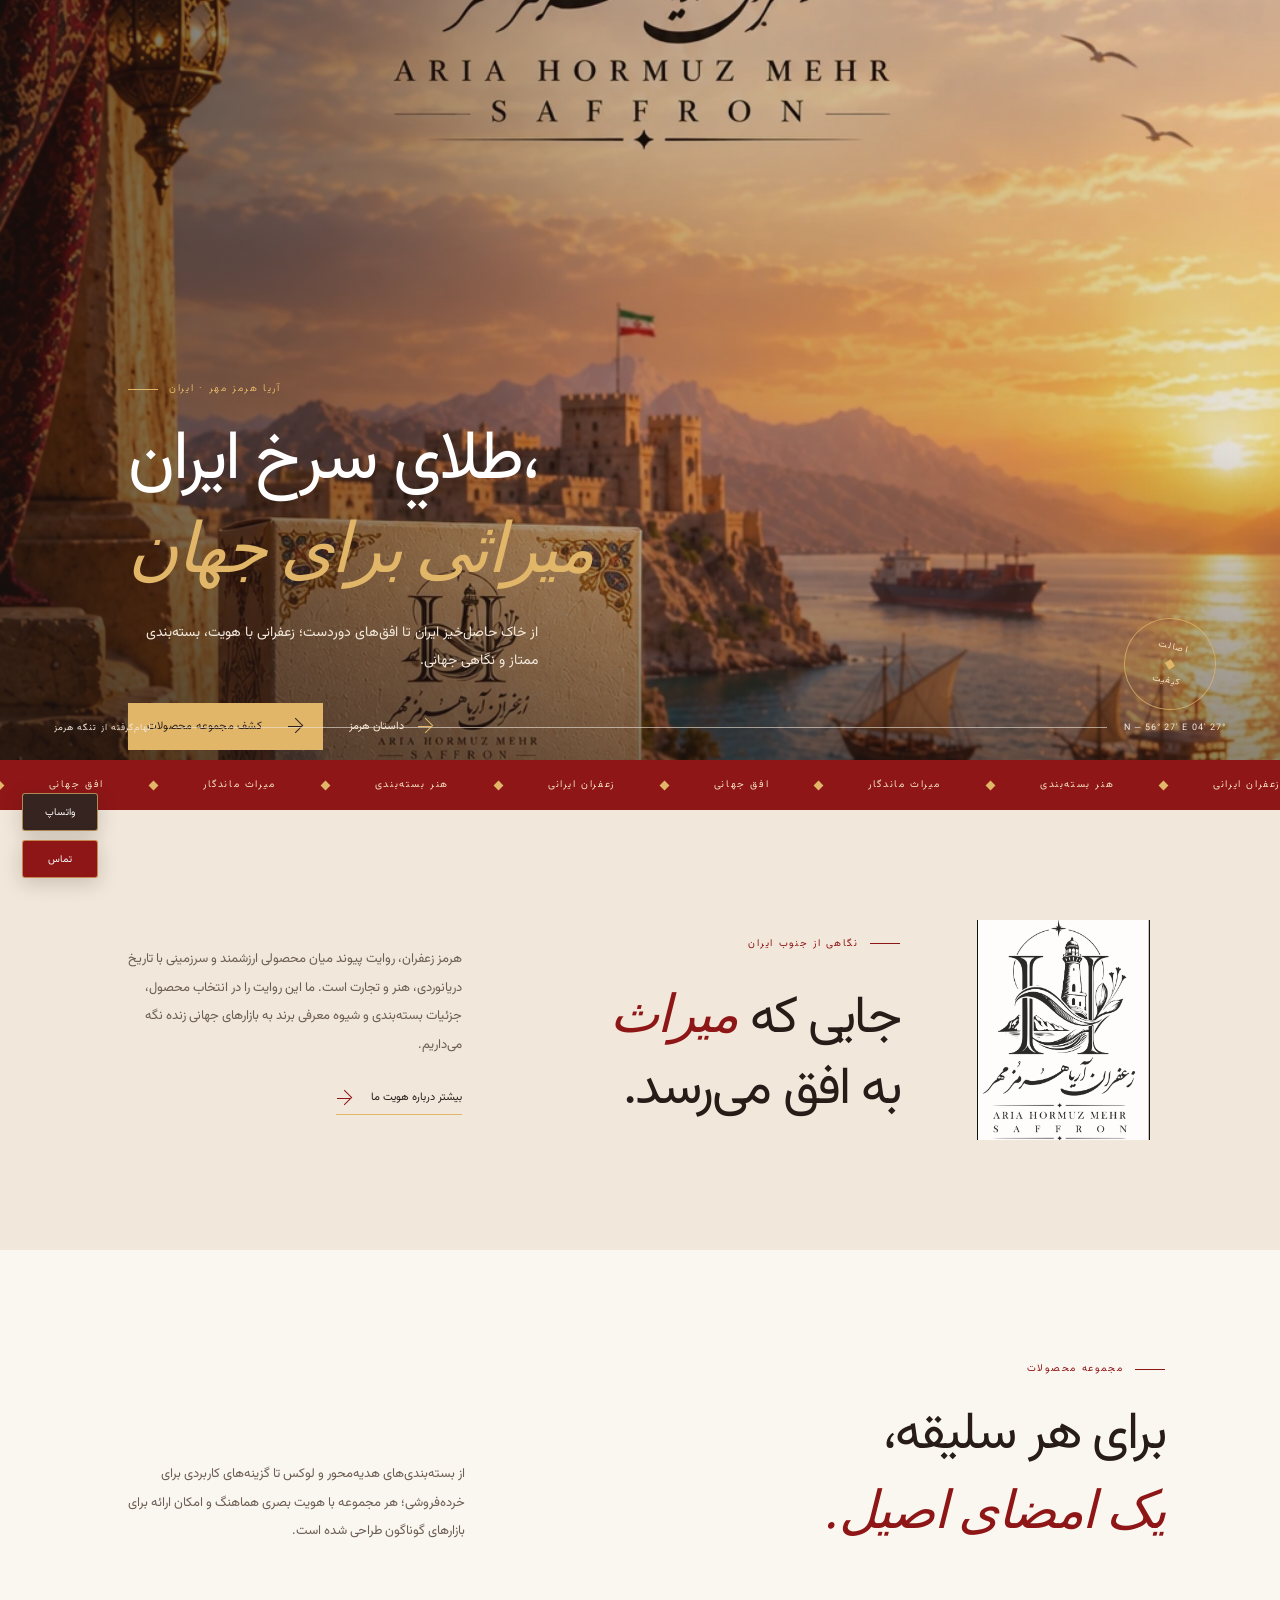
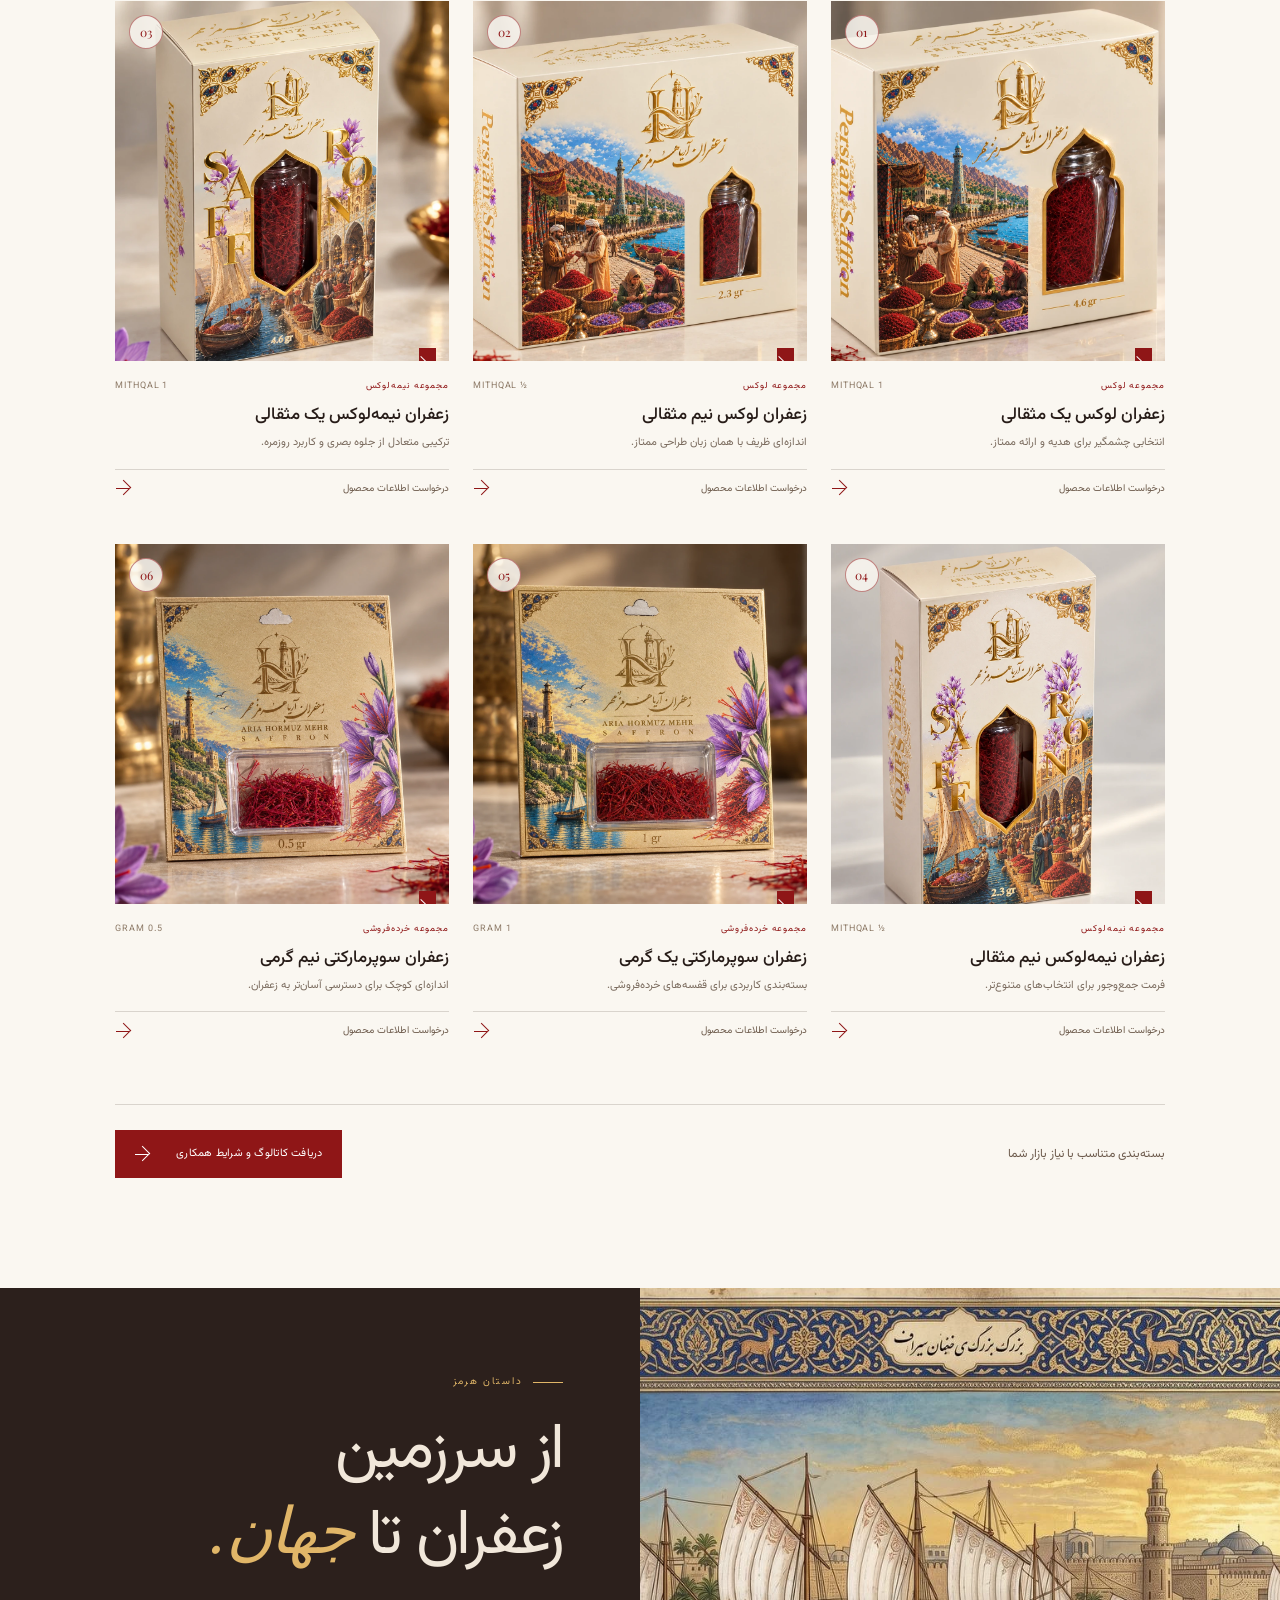
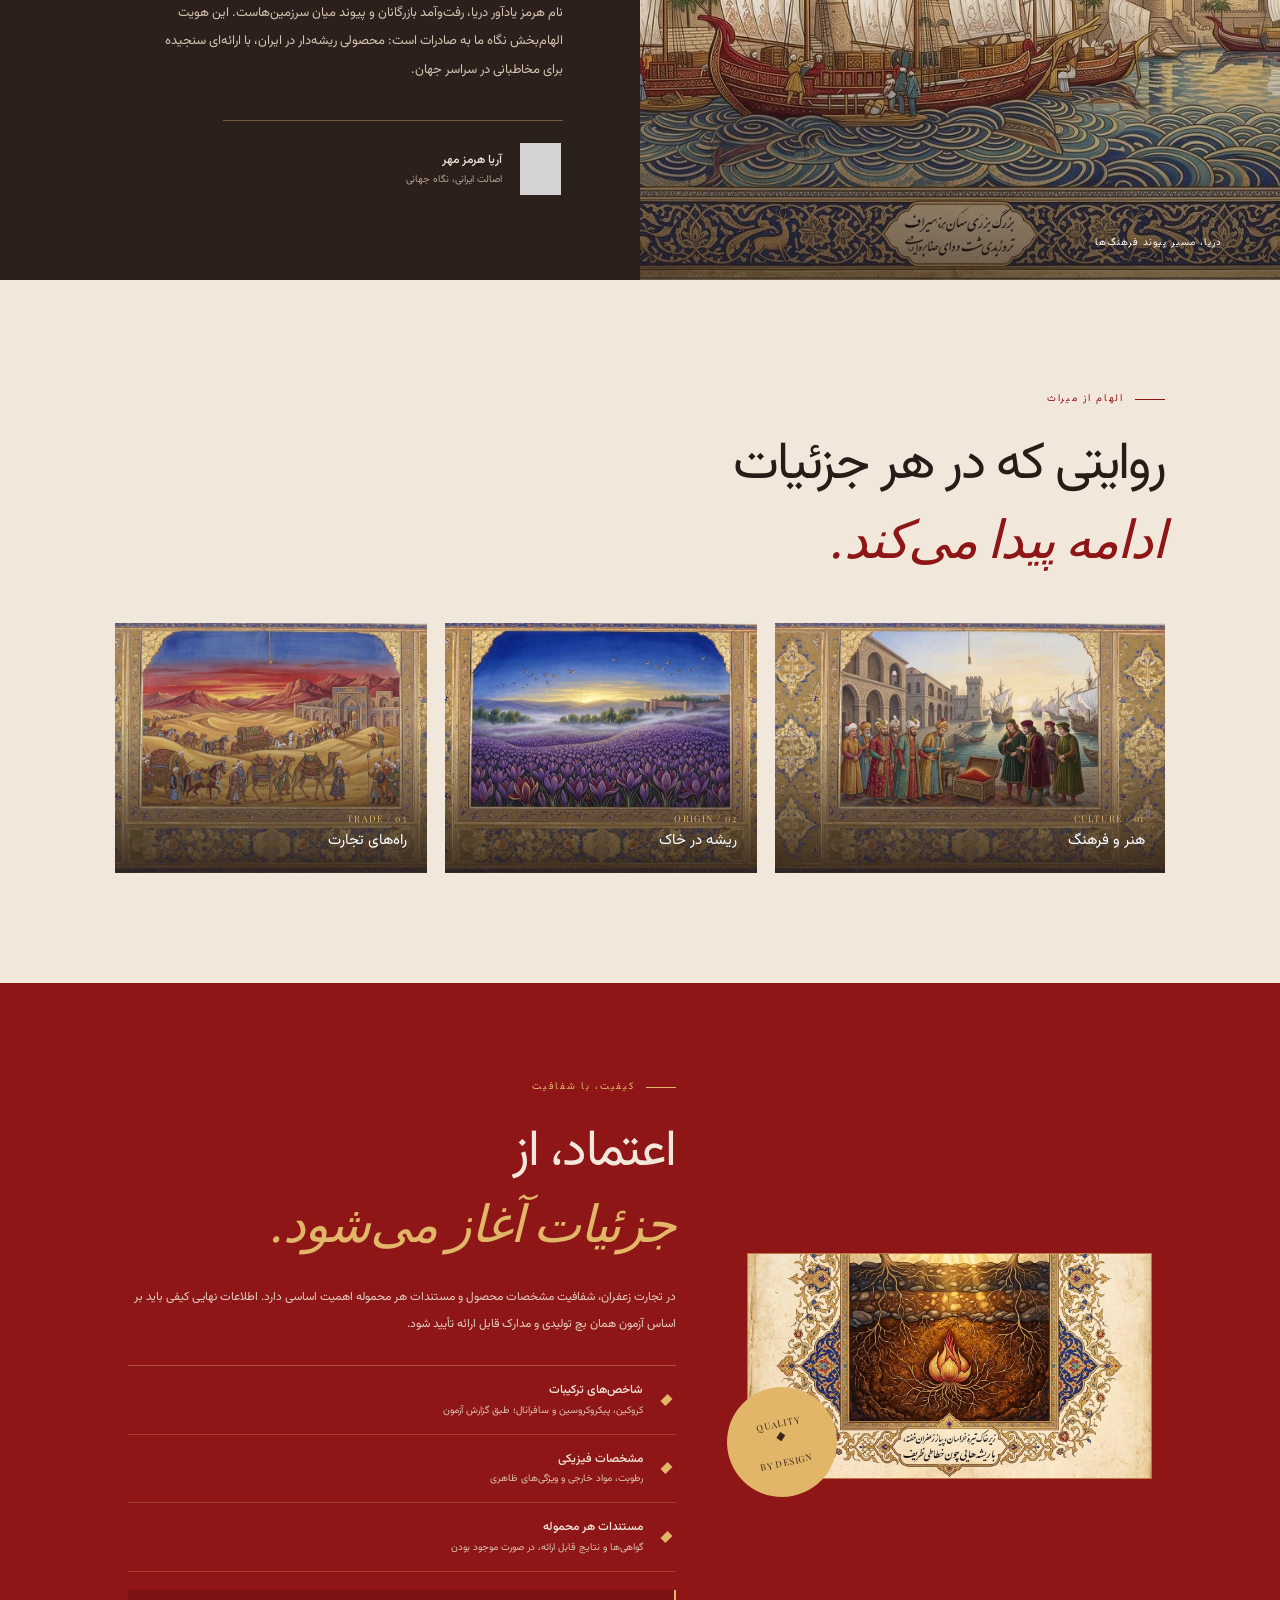
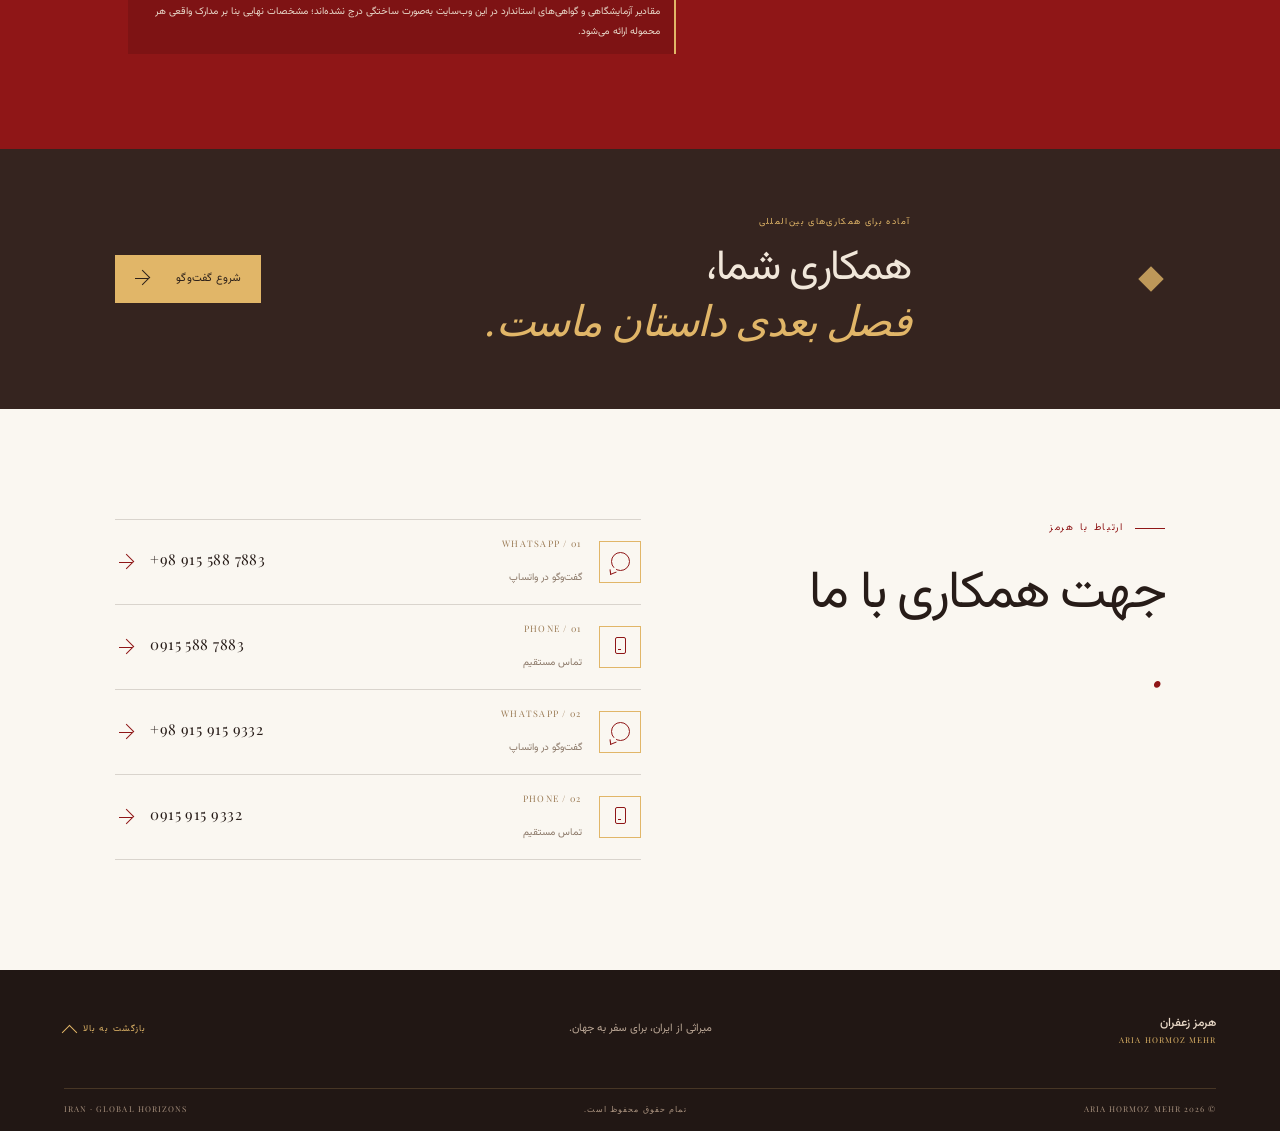
<file: index.html>
<!doctype html>
<html lang="fa" dir="rtl">
<head>
  <meta charset="utf-8">
  <meta name="viewport" content="width=device-width, initial-scale=1">
  <meta name="theme-color" content="#8f1617">
  <meta name="description" content="آریا هرمز مهر؛ زعفران ایرانی با بسته‌بندی ممتاز، روایت اصالت و نگاه صادراتی به بازارهای جهانی.">
  <meta property="og:title" content="هرمز زعفران | آریا هرمز مهر">
  <meta property="og:description" content="میراث سرزمین ایران، درخشش زعفران، افق‌های جهانی.">
  <meta property="og:image" content="assets/hero.webp">
  <title>هرمز زعفران | آریا هرمز مهر — اصالت ایرانی، افق جهانی</title>
  <link rel="preconnect" href="https://fonts.googleapis.com">
  <link rel="preconnect" href="https://fonts.gstatic.com" crossorigin>
  <link href="https://fonts.googleapis.com/css2?family=Vazirmatn:wght@300;400;500;600;700;800&family=Playfair+Display:wght@400;500;600;700&display=swap" rel="stylesheet">
  <link rel="stylesheet" href="styles.css">
</head>
<body>

  <main id="top">
    <section class="hero" aria-label="معرفی هرمز زعفران">
      <img class="hero-image" src="assets/hero.webp" alt="تصویری هنری از بندر هرمز، دریا و میراث ایرانی">
      <div class="hero-shade"></div>
      <div class="hero-content reveal">
        <div class="eyebrow"><span class="eyebrow-line"></span><span data-fa="آریا هرمز مهر · ایران" data-en="ARIA HORMOZ MEHR · IRAN">آریا هرمز مهر · ایران</span></div>
        <h1 data-fa="طلاي سرخ ایران،<br><em>میراثی برای جهان</em>" data-en="Iran’s red gold,<br><em>a heritage for the world</em>">طلای سرخ ایران،<br><em>میراثی برای جهان</em></h1>
        <p data-fa="از خاک حاصل‌خیز ایران تا افق‌های دوردست؛ زعفرانی با هویت، بسته‌بندی ممتاز و نگاهی جهانی." data-en="From Iran’s fertile lands to distant horizons: saffron with identity, considered packaging, and a global outlook.">از خاک حاصل‌خیز ایران تا افق‌های دوردست؛ زعفرانی با هویت، بسته‌بندی ممتاز و نگاهی جهانی.</p>
        <div class="hero-actions">
          <a class="btn btn-gold" href="#products"><span data-fa="کشف مجموعه محصولات" data-en="Discover the collection">کشف مجموعه محصولات</span><b class="arrow-mark" aria-hidden="true"></b></a>
          <a class="text-link" href="#story"><span data-fa="داستان هرمز" data-en="The Hormoz story">داستان هرمز</span><span class="arrow-mark" aria-hidden="true"></span></a>
        </div>
      </div>
      <div class="hero-bottom"><span>27° 04′ N — 56° 27′ E</span><span class="hero-bottom-line"></span><span data-fa="الهام‌گرفته از تنگه هرمز" data-en="Inspired by the Strait of Hormuz">الهام‌گرفته از تنگه هرمز</span></div>
      <div class="hero-seal"><span data-fa="اصالت" data-en="ORIGIN">اصالت</span><i class="ornament-mark" aria-hidden="true"></i><span data-fa="کیفیت" data-en="QUALITY">کیفیت</span></div>
    </section>

    <div class="ticker" aria-label="ارزش‌های برند"><div class="ticker-track">
      <span data-fa="زعفران ایرانی" data-en="IRANIAN SAFFRON">زعفران ایرانی</span><b class="ornament-mark" aria-hidden="true"></b><span data-fa="هنر بسته‌بندی" data-en="ARTFUL PACKAGING">هنر بسته‌بندی</span><b class="ornament-mark" aria-hidden="true"></b><span data-fa="میراث ماندگار" data-en="TIMELESS HERITAGE">میراث ماندگار</span><b class="ornament-mark" aria-hidden="true"></b><span data-fa="افق جهانی" data-en="GLOBAL HORIZONS">افق جهانی</span><b class="ornament-mark" aria-hidden="true"></b>
      <span data-fa="زعفران ایرانی" data-en="IRANIAN SAFFRON">زعفران ایرانی</span><b class="ornament-mark" aria-hidden="true"></b><span data-fa="هنر بسته‌بندی" data-en="ARTFUL PACKAGING">هنر بسته‌بندی</span><b class="ornament-mark" aria-hidden="true"></b><span data-fa="میراث ماندگار" data-en="TIMELESS HERITAGE">میراث ماندگار</span><b class="ornament-mark" aria-hidden="true"></b><span data-fa="افق جهانی" data-en="GLOBAL HORIZONS">افق جهانی</span><b class="ornament-mark" aria-hidden="true"></b>
    </div></div>

    <section class="intro section-pad">
      <div class="intro-mark reveal"><img src="assets/logo.webp" alt="لوگوی آریا هرمز مهر" loading="lazy"></div>
      <div class="intro-copy reveal">
        <div class="eyebrow dark"><span class="eyebrow-line"></span><span data-fa="نگاهی از جنوب ایران" data-en="A VIEW FROM SOUTHERN IRAN">نگاهی از جنوب ایران</span></div>
        <h2 data-fa="جایی که <em>میراث</em><br>به افق می‌رسد." data-en="Where <em>heritage</em><br>meets the horizon.">جایی که <em>میراث</em><br>به افق می‌رسد.</h2>
      </div>
      <div class="intro-description reveal">
        <p data-fa="هرمز زعفران، روایت پیوند میان محصولی ارزشمند و سرزمینی با تاریخ دریانوردی، هنر و تجارت است. ما این روایت را در انتخاب محصول، جزئیات بسته‌بندی و شیوه معرفی برند به بازارهای جهانی زنده نگه می‌داریم." data-en="Hormoz Saffron tells the story of a remarkable ingredient and a land shaped by seafaring, artistry, and trade. We carry that story into product selection, packaging details, and the way our brand meets international markets.">هرمز زعفران، روایت پیوند میان محصولی ارزشمند و سرزمینی با تاریخ دریانوردی، هنر و تجارت است. ما این روایت را در انتخاب محصول، جزئیات بسته‌بندی و شیوه معرفی برند به بازارهای جهانی زنده نگه می‌داریم.</p>
        <a class="underlined-link" href="#story"><span data-fa="بیشتر درباره هویت ما" data-en="More about our identity">بیشتر درباره هویت ما</span><b class="arrow-mark" aria-hidden="true"></b></a>
      </div>
    </section>

    <section class="products section-pad" id="products">
      <div class="section-heading reveal">
        <div><div class="eyebrow dark"><span class="eyebrow-line"></span><span data-fa="مجموعه محصولات" data-en="THE COLLECTION">مجموعه محصولات</span></div><h2 data-fa="برای هر سلیقه،<br><em>یک امضای اصیل.</em>" data-en="A signature of origin,<br><em>for every occasion.</em>">برای هر سلیقه،<br><em>یک امضای اصیل.</em></h2></div>
        <p data-fa="از بسته‌بندی‌های هدیه‌محور و لوکس تا گزینه‌های کاربردی برای خرده‌فروشی؛ هر مجموعه با هویت بصری هماهنگ و امکان ارائه برای بازارهای گوناگون طراحی شده است." data-en="From gift-worthy luxury editions to practical retail formats, each collection is presented with a coherent visual identity and the flexibility to serve different markets.">از بسته‌بندی‌های هدیه‌محور و لوکس تا گزینه‌های کاربردی برای خرده‌فروشی؛ هر مجموعه با هویت بصری هماهنگ و امکان ارائه برای بازارهای گوناگون طراحی شده است.</p>
      </div>
      <div class="product-grid">
        <article class="product-card reveal"><a class="product-image" href="#contact"><img src="assets/product-01.webp" alt="بسته زعفران لوکس یک مثقالی" loading="lazy"><span class="product-number">01</span><span class="product-zoom arrow-mark" aria-hidden="true"></span></a><div class="product-meta"><span data-fa="مجموعه لوکس" data-en="LUXURY COLLECTION">مجموعه لوکس</span><span>1 MITHQAL</span></div><h3 data-fa="زعفران لوکس یک مثقالی" data-en="Luxury Saffron · 1 Mithqal">زعفران لوکس یک مثقالی</h3><p data-fa="انتخابی چشمگیر برای هدیه و ارائه ممتاز." data-en="A distinctive choice for gifting and premium presentation.">انتخابی چشمگیر برای هدیه و ارائه ممتاز.</p><a class="product-cta" href="#contact"><span data-fa="درخواست اطلاعات محصول" data-en="Enquire about this product">درخواست اطلاعات محصول</span><b class="arrow-mark" aria-hidden="true"></b></a></article>
        <article class="product-card reveal"><a class="product-image" href="#contact"><img src="assets/product-02.webp" alt="بسته زعفران لوکس نیم مثقالی" loading="lazy"><span class="product-number">02</span><span class="product-zoom arrow-mark" aria-hidden="true"></span></a><div class="product-meta"><span data-fa="مجموعه لوکس" data-en="LUXURY COLLECTION">مجموعه لوکس</span><span>½ MITHQAL</span></div><h3 data-fa="زعفران لوکس نیم مثقالی" data-en="Luxury Saffron · ½ Mithqal">زعفران لوکس نیم مثقالی</h3><p data-fa="اندازه‌ای ظریف با همان زبان طراحی ممتاز." data-en="A refined smaller format with the same premium design language.">اندازه‌ای ظریف با همان زبان طراحی ممتاز.</p><a class="product-cta" href="#contact"><span data-fa="درخواست اطلاعات محصول" data-en="Enquire about this product">درخواست اطلاعات محصول</span><b class="arrow-mark" aria-hidden="true"></b></a></article>
        <article class="product-card reveal"><a class="product-image" href="#contact"><img src="assets/product-03.webp" alt="بسته زعفران نیمه لوکس یک مثقالی" loading="lazy"><span class="product-number">03</span><span class="product-zoom arrow-mark" aria-hidden="true"></span></a><div class="product-meta"><span data-fa="مجموعه نیمه‌لوکس" data-en="SEMI-LUXURY COLLECTION">مجموعه نیمه‌لوکس</span><span>1 MITHQAL</span></div><h3 data-fa="زعفران نیمه‌لوکس یک مثقالی" data-en="Semi-Luxury Saffron · 1 Mithqal">زعفران نیمه‌لوکس یک مثقالی</h3><p data-fa="ترکیبی متعادل از جلوه بصری و کاربرد روزمره." data-en="A balanced combination of visual appeal and everyday usefulness.">ترکیبی متعادل از جلوه بصری و کاربرد روزمره.</p><a class="product-cta" href="#contact"><span data-fa="درخواست اطلاعات محصول" data-en="Enquire about this product">درخواست اطلاعات محصول</span><b class="arrow-mark" aria-hidden="true"></b></a></article>
        <article class="product-card reveal"><a class="product-image" href="#contact"><img src="assets/product-04.webp" alt="بسته زعفران نیمه لوکس نیم مثقالی" loading="lazy"><span class="product-number">04</span><span class="product-zoom arrow-mark" aria-hidden="true"></span></a><div class="product-meta"><span data-fa="مجموعه نیمه‌لوکس" data-en="SEMI-LUXURY COLLECTION">مجموعه نیمه‌لوکس</span><span>½ MITHQAL</span></div><h3 data-fa="زعفران نیمه‌لوکس نیم مثقالی" data-en="Semi-Luxury Saffron · ½ Mithqal">زعفران نیمه‌لوکس نیم مثقالی</h3><p data-fa="فرمت جمع‌وجور برای انتخاب‌های متنوع‌تر." data-en="A compact format for a versatile range of occasions.">فرمت جمع‌وجور برای انتخاب‌های متنوع‌تر.</p><a class="product-cta" href="#contact"><span data-fa="درخواست اطلاعات محصول" data-en="Enquire about this product">درخواست اطلاعات محصول</span><b class="arrow-mark" aria-hidden="true"></b></a></article>
        <article class="product-card reveal"><a class="product-image" href="#contact"><img src="assets/product-05.webp" alt="بسته زعفران سوپرمارکتی یک گرمی" loading="lazy"><span class="product-number">05</span><span class="product-zoom arrow-mark" aria-hidden="true"></span></a><div class="product-meta"><span data-fa="مجموعه خرده‌فروشی" data-en="RETAIL COLLECTION">مجموعه خرده‌فروشی</span><span>1 GRAM</span></div><h3 data-fa="زعفران سوپرمارکتی یک گرمی" data-en="Retail Saffron · 1 Gram">زعفران سوپرمارکتی یک گرمی</h3><p data-fa="بسته‌بندی کاربردی برای قفسه‌های خرده‌فروشی." data-en="A practical format designed for retail shelves.">بسته‌بندی کاربردی برای قفسه‌های خرده‌فروشی.</p><a class="product-cta" href="#contact"><span data-fa="درخواست اطلاعات محصول" data-en="Enquire about this product">درخواست اطلاعات محصول</span><b class="arrow-mark" aria-hidden="true"></b></a></article>
        <article class="product-card reveal"><a class="product-image" href="#contact"><img src="assets/product-06.webp" alt="بسته زعفران سوپرمارکتی نیم گرمی" loading="lazy"><span class="product-number">06</span><span class="product-zoom arrow-mark" aria-hidden="true"></span></a><div class="product-meta"><span data-fa="مجموعه خرده‌فروشی" data-en="RETAIL COLLECTION">RETAIL COLLECTION</span><span>0.5 GRAM</span></div><h3 data-fa="زعفران سوپرمارکتی نیم گرمی" data-en="Retail Saffron · 0.5 Gram">زعفران سوپرمارکتی نیم گرمی</h3><p data-fa="اندازه‌ای کوچک برای دسترسی آسان‌تر به زعفران." data-en="A small, accessible format for everyday saffron use.">اندازه‌ای کوچک برای دسترسی آسان‌تر به زعفران.</p><a class="product-cta" href="#contact"><span data-fa="درخواست اطلاعات محصول" data-en="Enquire about this product">درخواست اطلاعات محصول</span><b class="arrow-mark" aria-hidden="true"></b></a></article>
      </div>
      <div class="collection-foot"><span data-fa="بسته‌بندی متناسب با نیاز بازار شما" data-en="Packaging tailored to your market needs">بسته‌بندی متناسب با نیاز بازار شما</span><a href="#contact" class="btn btn-red"><span data-fa="دریافت کاتالوگ و شرایط همکاری" data-en="Request catalogue & trade details">دریافت کاتالوگ و شرایط همکاری</span><b class="arrow-mark" aria-hidden="true"></b></a></div>
    </section>

    <section class="story" id="story">
      <div class="story-image"><img src="assets/story-ships.webp" alt="تصویر هنری کشتی‌های تجاری در مسیرهای دریایی ایران" loading="lazy"><span class="image-caption" data-fa="دریا، مسیر پیوند فرهنگ‌ها" data-en="The sea, connecting cultures">دریا، مسیر پیوند فرهنگ‌ها</span></div>
      <div class="story-copy">
        <div class="eyebrow"><span class="eyebrow-line"></span><span data-fa="داستان هرمز" data-en="THE HORMOZ STORY">داستان هرمز</span></div>
        <h2 data-fa="از سرزمین<br>زعفران تا <em>جهان.</em>" data-en="From saffron lands<br>to <em>the world.</em>">از سرزمین<br>زعفران تا <em>جهان.</em></h2>
        <p data-fa="نام هرمز یادآور دریا، رفت‌وآمد بازرگانان و پیوند میان سرزمین‌هاست. این هویت الهام‌بخش نگاه ما به صادرات است: محصولی ریشه‌دار در ایران، با ارائه‌ای سنجیده برای مخاطبانی در سراسر جهان." data-en="The name Hormoz evokes the sea, the movement of merchants, and the connections between lands. It inspires our approach to export: a product rooted in Iran, presented thoughtfully for audiences around the world.">نام هرمز یادآور دریا، رفت‌وآمد بازرگانان و پیوند میان سرزمین‌هاست. این هویت الهام‌بخش نگاه ما به صادرات است: محصولی ریشه‌دار در ایران، با ارائه‌ای سنجیده برای مخاطبانی در سراسر جهان.</p>
        <div class="story-signature"><span class="signature-mark"><img src="assets/logo.webp" alt="" loading="lazy"></span><span><strong data-fa="آریا هرمز مهر" data-en="Aria Hormoz Mehr">آریا هرمز مهر</strong><small data-fa="اصالت ایرانی، نگاه جهانی" data-en="Iranian origin. Global outlook.">اصالت ایرانی، نگاه جهانی</small></span></div>
      </div>
    </section>

    <section class="heritage section-pad">
      <div class="heritage-head reveal"><div class="eyebrow dark"><span class="eyebrow-line"></span><span data-fa="الهام از میراث" data-en="INSPIRED BY HERITAGE">الهام از میراث</span></div><h2 data-fa="روایتی که در هر جزئیات<br><em>ادامه پیدا می‌کند.</em>" data-en="A story carried through<br><em>every detail.</em>">روایتی که در هر جزئیات<br><em>ادامه پیدا می‌کند.</em></h2></div>
      <div class="heritage-grid">
        <figure class="heritage-card large reveal"><img src="assets/story-market.webp" alt="نگاره‌ای الهام‌گرفته از بازار و هنر ایرانی" loading="lazy"><figcaption><span>01 / CULTURE</span><strong data-fa="هنر و فرهنگ" data-en="Art & Culture">هنر و فرهنگ</strong></figcaption></figure>
        <figure class="heritage-card reveal"><img src="assets/story-fields.webp" alt="نگاره‌ای از کشتزارهای بنفش زعفران" loading="lazy"><figcaption><span>02 / ORIGIN</span><strong data-fa="ریشه در خاک" data-en="Rooted in the land">ریشه در خاک</strong></figcaption></figure>
        <figure class="heritage-card reveal"><img src="assets/story-trade.webp" alt="نگاره‌ای الهام‌گرفته از تجارت دریایی" loading="lazy"><figcaption><span>03 / TRADE</span><strong data-fa="راه‌های تجارت" data-en="Routes of trade">راه‌های تجارت</strong></figcaption></figure>
      </div>
    </section>

    <section class="quality" id="quality">
      <div class="quality-art"><img src="assets/heritage-frame.webp" alt="نقش‌مایه ایرانی و نشان زعفران" loading="lazy"><span class="quality-stamp">QUALITY<br><i class="ornament-mark" aria-hidden="true"></i><br>BY DESIGN</span></div>
      <div class="quality-copy">
        <div class="eyebrow"><span class="eyebrow-line"></span><span data-fa="کیفیت، با شفافیت" data-en="QUALITY, WITH TRANSPARENCY">کیفیت، با شفافیت</span></div>
        <h2 data-fa="اعتماد، از<br><em>جزئیات آغاز می‌شود.</em>" data-en="Trust begins<br><em>with the details.</em>">اعتماد، از<br><em>جزئیات آغاز می‌شود.</em></h2>
        <p data-fa="در تجارت زعفران، شفافیت مشخصات محصول و مستندات هر محموله اهمیت اساسی دارد. اطلاعات نهایی کیفی باید بر اساس آزمون همان بچ تولیدی و مدارک قابل ارائه تأیید شود." data-en="In saffron trade, clear product specifications and batch documentation matter. Final quality data should be confirmed against the tested batch and its supporting documents.">در تجارت زعفران، شفافیت مشخصات محصول و مستندات هر محموله اهمیت اساسی دارد. اطلاعات نهایی کیفی باید بر اساس آزمون همان بچ تولیدی و مدارک قابل ارائه تأیید شود.</p>
        <div class="quality-points">
          <div><span class="point-icon ornament-mark" aria-hidden="true"></span><span><strong data-fa="شاخص‌های ترکیبات" data-en="Key compounds">شاخص‌های ترکیبات</strong><small data-fa="کروکین، پیکروکروسین و سافرانال؛ طبق گزارش آزمون" data-en="Crocin, picrocrocin & safranal, as reported by testing">کروکین، پیکروکروسین و سافرانال؛ طبق گزارش آزمون</small></span></div>
          <div><span class="point-icon ornament-mark" aria-hidden="true"></span><span><strong data-fa="مشخصات فیزیکی" data-en="Physical specifications">مشخصات فیزیکی</strong><small data-fa="رطوبت، مواد خارجی و ویژگی‌های ظاهری" data-en="Moisture, foreign matter and visual characteristics">رطوبت، مواد خارجی و ویژگی‌های ظاهری</small></span></div>
          <div><span class="point-icon ornament-mark" aria-hidden="true"></span><span><strong data-fa="مستندات هر محموله" data-en="Shipment documentation">مستندات هر محموله</strong><small data-fa="گواهی‌ها و نتایج قابل ارائه، در صورت موجود بودن" data-en="Available certificates and test results, where applicable">گواهی‌ها و نتایج قابل ارائه، در صورت موجود بودن</small></span></div>
        </div>
        <div class="quality-note" data-fa="مقادیر آزمایشگاهی و گواهی‌های استاندارد در این وب‌سایت به‌صورت ساختگی درج نشده‌اند؛ مشخصات نهایی بنا بر مدارک واقعی هر محموله ارائه می‌شود." data-en="No laboratory values or standards certificates are fabricated on this website. Final specifications are provided according to the actual documentation for each shipment.">مقادیر آزمایشگاهی و گواهی‌های استاندارد در این وب‌سایت به‌صورت ساختگی درج نشده‌اند؛ مشخصات نهایی بنا بر مدارک واقعی هر محموله ارائه می‌شود.</div>
      </div>
    </section>

    <section class="export-band">
      <div class="export-ornament ornament-mark" aria-hidden="true"></div><div class="export-text"><span data-fa="آماده برای همکاری‌های بین‌المللی" data-en="OPEN TO INTERNATIONAL PARTNERSHIPS">آماده برای همکاری‌های بین‌المللی</span><h2 data-fa="همکاری شما،<br><em>فصل بعدی داستان ماست.</em>" data-en="Your partnership is<br><em>our next chapter.</em>">همکاری شما،<br><em>فصل بعدی داستان ماست.</em></h2></div><a href="#contact" class="btn btn-gold"><span data-fa="شروع گفت‌وگو" data-en="Start a conversation">شروع گفت‌وگو</span><b class="arrow-mark" aria-hidden="true"></b></a>
    </section>

    <section class="contact section-pad" id="contact">
      <div class="contact-intro reveal"><div class="eyebrow dark"><span class="eyebrow-line"></span><span data-fa="ارتباط با هرمز" data-en="CONNECT WITH HORMOZ">ارتباط با هرمز</span></div><h2 data-fa="جهت همکاری با ما<br><em>.</em>" data-en="Let’s talk about<br><em>working together.</em>">جهت همکاری با ما<br><em>.</em></h2><p data-fa="" data-en="Contact us for product information, trade enquiries, and packaging details."></p></div>
      <div class="contact-options reveal">
        <a class="contact-option" href="https://wa.me/989155887883" target="_blank" rel="noopener"><span class="contact-icon whatsapp-mark" aria-hidden="true"></span><span><small>WHATSAPP / 01</small><strong>+98 915 588 7883</strong><em data-fa="گفت‌وگو در واتساپ" data-en="Chat on WhatsApp">گفت‌وگو در واتساپ</em></span><b class="arrow-mark" aria-hidden="true"></b></a>
        <a class="contact-option" href="tel:+989155887883"><span class="contact-icon phone-mark" aria-hidden="true"></span><span><small>PHONE / 01</small><strong>0915 588 7883</strong><em data-fa="تماس مستقیم" data-en="Call directly">تماس مستقیم</em></span><b class="arrow-mark" aria-hidden="true"></b></a>
        <a class="contact-option" href="https://wa.me/989159159332" target="_blank" rel="noopener"><span class="contact-icon whatsapp-mark" aria-hidden="true"></span><span><small>WHATSAPP / 02</small><strong>+98 915 915 9332</strong><em data-fa="گفت‌وگو در واتساپ" data-en="Chat on WhatsApp">گفت‌وگو در واتساپ</em></span><b class="arrow-mark" aria-hidden="true"></b></a>
        <a class="contact-option" href="tel:+989159159332"><span class="contact-icon phone-mark" aria-hidden="true"></span><span><small>PHONE / 02</small><strong>0915 915 9332</strong><em data-fa="تماس مستقیم" data-en="Call directly">تماس مستقیم</em></span><b class="arrow-mark" aria-hidden="true"></b></a>
      </div>
    </section>
  </main>

  <footer class="footer">
    <a class="footer-brand" href="#top"><span><strong data-fa="هرمز زعفران" data-en="HORMOZ SAFFRON">هرمز زعفران</strong><small>ARIA HORMOZ MEHR</small></span></a>
    <p data-fa="میراثی از ایران، برای سفر به جهان." data-en="A heritage from Iran, on its way to the world.">میراثی از ایران، برای سفر به جهان.</p>
    <a class="back-top" href="#top"><span data-fa="بازگشت به بالا" data-en="BACK TO TOP">بازگشت به بالا</span><span class="up-mark" aria-hidden="true"></span></a>
    <div class="footer-bottom"><span>© <span id="year"></span> ARIA HORMOZ MEHR</span><span data-fa="تمام حقوق محفوظ است." data-en="All rights reserved.">تمام حقوق محفوظ است.</span><span>IRAN · GLOBAL HORIZONS</span></div>
  </footer>

  <div class="floating-contact"><a class="float-whatsapp" href="https://wa.me/989155887883" target="_blank" rel="noopener" aria-label="WhatsApp"><span data-fa="واتساپ" data-en="WhatsApp">واتساپ</span></a><a class="float-phone" href="tel:+989155887883" aria-label="Call"><span data-fa="تماس" data-en="Call">تماس</span></a></div>
  <script src="script.js"></script>
</body>
</html>
</file>
<file: styles.css>
@charset "UTF-8";
:root{--ivory:#f1e7da;--gold:#e1b668;--red:#8f1617;--purple:#643996;--ink:#271c18;--muted:#796b60;--paper:#faf7f1;--line:rgba(58,39,29,.17);--serif:"Playfair Display",Georgia,serif;--sans:"Vazirmatn",Tahoma,sans-serif}
*{box-sizing:border-box}html{scroll-behavior:smooth;scroll-padding-top:90px}body{margin:0;background:var(--paper);color:var(--ink);font-family:var(--sans);font-weight:400;line-height:1.8;overflow-x:hidden}body[dir="ltr"]{font-family:var(--serif)}img{display:block;max-width:100%}a{color:inherit;text-decoration:none}button{font:inherit}.topline{height:32px;background:var(--red);color:#f9edda;display:flex;align-items:center;justify-content:space-between;padding:0 4.2%;font-size:9px;letter-spacing:.12em}.topline-center{letter-spacing:.22em;font:10px var(--serif)}.site-header{height:104px;padding:0 4.2%;display:grid;grid-template-columns:1fr 120px 1fr;align-items:center;background:#fff;position:relative;z-index:20;border-bottom:1px solid rgba(225,182,104,.4)}.nav{display:flex;align-items:center;gap:clamp(18px,3vw,48px);font-size:12px;color:#45372f}.nav a{position:relative;white-space:nowrap}.nav a:after{content:"";position:absolute;bottom:-7px;right:0;width:0;height:1px;background:var(--red);transition:width .3s}.nav a:hover:after{width:100%}.nav-left{justify-content:flex-end}.brand{display:flex;justify-content:center;align-items:center;height:100%}.logo-plate{display:flex;width:77px;height:92px;background:#fff;align-items:center;justify-content:center;overflow:hidden}.logo-plate img{height:88px;width:auto;max-width:100%;object-fit:contain}.language-switch{border:1px solid var(--gold);background:transparent;color:var(--red);font-size:11px;letter-spacing:.1em;padding:7px 10px;cursor:pointer;transition:background .25s}.language-switch:hover{background:var(--ivory)}.language-switch span{color:var(--gold)}.menu-toggle{display:none}.hero{min-height:min(760px,100svh);height:680px;position:relative;color:#fff;overflow:hidden;background:#422c27}.hero-image{position:absolute;inset:0;width:100%;height:100%;object-fit:cover;object-position:center 43%;animation:heroZoom 18s ease-in-out infinite alternate}.hero-shade{position:absolute;inset:0;background:linear-gradient(90deg,rgba(28,20,17,.66) 0%,rgba(39,24,20,.28) 48%,rgba(35,22,18,.1) 100%),linear-gradient(0deg,rgba(29,18,15,.46),transparent 42%)}.hero-content{position:absolute;top:50%;left:10%;transform:translateY(-50%);width:min(530px,48%);text-align:left;direction:ltr}.hero-content .eyebrow{justify-content:flex-start}.eyebrow{display:flex;align-items:center;gap:11px;font-size:10px;letter-spacing:.17em;text-transform:uppercase;color:var(--gold);margin-bottom:22px}.eyebrow-line{display:inline-block;width:30px;height:1px;background:currentColor}.hero h1,.story h2,.export-band h2{font-size:clamp(43px,5.4vw,76px);font-weight:400;line-height:1.19;letter-spacing:-.035em;margin:0 0 22px}.hero h1 em,.intro h2 em,.section-heading h2 em,.story h2 em,.heritage h2 em,.quality h2 em,.contact h2 em,.export-band h2 em{font-family:var(--serif);font-weight:400;color:var(--gold);font-style:italic}.hero-content p{max-width:410px;font-size:14px;line-height:2;color:#f3e9dc;margin:0 0 28px;direction:rtl;text-align:right}.hero-actions{display:flex;align-items:center;gap:26px;justify-content:flex-start;direction:ltr}.btn{display:inline-flex;align-items:center;gap:25px;padding:14px 19px;font-size:11px;letter-spacing:.02em;transition:transform .25s,background .25s}.btn:hover{transform:translateY(-3px)}.btn b{font-size:17px;font-weight:400}.btn-gold{background:var(--gold);color:#2d211a}.btn-gold:hover{background:#f0cb82}.btn-red{background:var(--red);color:#fff}.btn-red:hover{background:#6f1011}.text-link{display:flex;gap:13px;align-items:center;font-size:11px;color:#f9ead8}.text-link span:last-child{color:var(--gold);font-size:17px}.hero-bottom{position:absolute;bottom:24px;left:4.2%;right:4.2%;display:flex;align-items:center;gap:17px;font-size:9px;letter-spacing:.12em;color:#f1e7da}.hero-bottom-line{height:1px;background:rgba(241,231,218,.6);flex:1}.hero-seal{position:absolute;right:5%;bottom:50px;border:1px solid rgba(225,182,104,.75);border-radius:50%;width:92px;height:92px;display:flex;flex-direction:column;align-items:center;justify-content:center;color:#f5e4c8;font-size:9px;letter-spacing:.16em;transform:rotate(12deg)}.hero-seal i{font-size:22px;color:var(--gold);font-style:normal;line-height:1.4}.ticker{background:var(--red);color:#f3dfbf;overflow:hidden;height:50px;display:flex;align-items:center}.ticker-track{display:flex;align-items:center;justify-content:space-around;gap:42px;white-space:nowrap;min-width:100%;animation:ticker 30s linear infinite;font-size:10px;letter-spacing:.16em}.ticker-track b{color:var(--gold);font-size:15px;font-weight:400}.section-pad{padding:110px 9%}.intro{display:grid;grid-template-columns:.7fr 1.3fr 1.2fr;gap:6%;align-items:center;background:var(--ivory)}.intro-mark{font:clamp(110px,15vw,210px) var(--serif);color:rgba(143,22,23,.11);position:relative;line-height:1;text-align:center}.intro-mark span{font-size:.25em;color:var(--gold);position:absolute;top:16%;left:15%}.eyebrow.dark{color:var(--red)}.intro h2,.section-heading h2,.heritage h2,.quality h2,.contact h2{font-size:clamp(35px,4.1vw,55px);line-height:1.35;font-weight:400;letter-spacing:-.035em;margin:0}.intro h2 em,.section-heading h2 em,.heritage h2 em,.contact h2 em{color:var(--red)}.intro-description p,.section-heading>p,.contact-intro>p{font-size:13px;color:#6d5e53;line-height:2.2;margin:0 0 24px}.underlined-link{display:inline-flex;align-items:center;gap:18px;padding-bottom:6px;border-bottom:1px solid var(--gold);font-size:11px}.underlined-link b{color:var(--red);font-size:17px}.products{background:var(--paper)}.section-heading{display:flex;align-items:flex-end;justify-content:space-between;gap:60px;margin-bottom:50px}.section-heading>p{max-width:350px;margin-bottom:5px}.product-grid{display:grid;grid-template-columns:repeat(3,minmax(0,1fr));gap:46px 24px}.product-card{min-width:0}.product-image{height:360px;background:#e8dece;position:relative;overflow:hidden;display:block}.product-image img{height:100%;width:100%;object-fit:cover;transition:transform .8s cubic-bezier(.2,.7,.2,1),filter .5s}.product-card:hover .product-image img{transform:scale(1.055);filter:saturate(1.05)}.product-number{position:absolute;top:14px;left:14px;width:34px;height:34px;border:1px solid rgba(143,22,23,.5);background:rgba(250,247,241,.85);border-radius:50%;display:grid;place-items:center;font:12px var(--serif);color:var(--red)}.product-zoom{position:absolute;bottom:13px;right:13px;width:36px;height:36px;background:var(--red);color:#fff;display:grid;place-items:center;transition:transform .3s}.product-card:hover .product-zoom{transform:rotate(-45deg)}.product-meta{display:flex;justify-content:space-between;gap:8px;margin-top:17px;color:var(--red);font-size:9px;letter-spacing:.1em}.product-meta span:last-child{color:#8d7a67}.product-card h3{font-size:17px;font-weight:500;margin:7px 0 3px;line-height:1.7}.product-card>p{font-size:11px;color:#7a6b5e;margin:0 0 16px}.product-cta{display:flex;justify-content:space-between;align-items:center;border-top:1px solid var(--line);padding-top:10px;font-size:10px;color:#6e5c4d}.product-cta b{font-size:17px;color:var(--red);font-weight:400;transition:transform .2s}.product-cta:hover b{transform:translate(-3px,-3px)}.collection-foot{display:flex;align-items:center;justify-content:space-between;margin-top:64px;padding-top:25px;border-top:1px solid var(--line);font-size:12px;color:#6d5b4d}.story{display:grid;grid-template-columns:1fr 1fr;min-height:580px;background:#2c201c;color:var(--ivory)}.story-image{position:relative;min-height:580px;overflow:hidden}.story-image img{width:100%;height:100%;position:absolute;inset:0;object-fit:cover;filter:saturate(.82)}.story-image:after{content:"";position:absolute;inset:0;background:linear-gradient(0deg,rgba(30,19,15,.6),transparent 50%)}.image-caption{position:absolute;bottom:28px;right:9%;z-index:1;font-size:10px;letter-spacing:.1em;color:#fff}.story-copy{padding:85px 12%;display:flex;flex-direction:column;justify-content:center;align-items:flex-start}.story h2{font-size:clamp(44px,5vw,66px);margin-bottom:23px}.story-copy>p{font-size:13px;line-height:2.2;color:#d4c4b0;max-width:420px;margin:0}.story-signature{display:flex;align-items:center;gap:15px;margin-top:36px;padding-top:22px;border-top:1px solid rgba(225,182,104,.4);width:100%;max-width:340px}.signature-mark{font:36px var(--serif);color:var(--gold)}.story-signature strong,.story-signature small{display:block}.story-signature strong{font-size:12px;font-weight:500}.story-signature small{font-size:10px;color:#b5a28e}.heritage{background:var(--ivory)}.heritage-head{margin-bottom:42px}.heritage-grid{display:grid;grid-template-columns:1.25fr 1fr 1fr;gap:18px;align-items:stretch}.heritage-card{margin:0;position:relative;min-height:250px;overflow:hidden;background:#d8c7ad}.heritage-card img{height:100%;width:100%;position:absolute;inset:0;object-fit:cover;transition:transform .7s}.heritage-card:hover img{transform:scale(1.04)}.heritage-card:after{content:"";position:absolute;inset:40% 0 0;background:linear-gradient(0deg,rgba(29,19,14,.78),transparent)}.heritage-card figcaption{position:absolute;bottom:19px;right:20px;left:20px;color:#fff;z-index:1;display:flex;flex-direction:column;gap:3px}.heritage-card figcaption span{font:9px var(--serif);letter-spacing:.16em;color:var(--gold)}.heritage-card figcaption strong{font-size:15px;font-weight:400}.quality{background:var(--red);color:var(--ivory);display:grid;grid-template-columns:.85fr 1.15fr;gap:7%;padding:95px 10%;align-items:center}.quality-art{position:relative;max-width:470px}.quality-art img{width:100%;border:1px solid rgba(225,182,104,.6)}.quality-stamp{position:absolute;bottom:-18px;left:-20px;background:var(--gold);color:#3a241b;width:110px;height:110px;border-radius:50%;display:flex;flex-direction:column;align-items:center;justify-content:center;text-align:center;font:9px var(--serif);letter-spacing:.1em;transform:rotate(-12deg)}.quality-stamp i{font-style:normal;font-size:23px;line-height:1.4}.quality-copy .eyebrow{color:var(--gold)}.quality h2{font-size:clamp(37px,4vw,54px);margin-bottom:20px}.quality h2 em{color:var(--gold)}.quality-copy>p{font-size:12px;color:#e1cfc0;line-height:2.2;max-width:570px}.quality-points{margin-top:28px;border-top:1px solid rgba(225,182,104,.38)}.quality-points>div{display:flex;gap:14px;align-items:center;padding:14px 0;border-bottom:1px solid rgba(225,182,104,.25)}.point-icon{color:var(--gold);font-size:20px}.quality-points strong,.quality-points small{display:block}.quality-points strong{font-size:12px;font-weight:500}.quality-points small{font-size:10px;color:#d8c1af}.quality-note{margin-top:18px;padding:12px 14px;background:rgba(0,0,0,.12);border-right:2px solid var(--gold);font-size:10px;line-height:2;color:#e8d8c9}.export-band{background:#35241f;color:var(--ivory);padding:58px 9%;display:flex;align-items:center;justify-content:space-between;gap:30px}.export-ornament{font-size:60px;color:var(--gold);opacity:.8}.export-text>span{font-size:9px;letter-spacing:.15em;color:var(--gold)}.export-band h2{font-size:clamp(28px,3.3vw,43px);margin:8px 0 0}.export-band h2 em{color:var(--gold)}.contact{display:grid;grid-template-columns:.9fr 1.1fr;gap:9%;background:var(--paper)}.contact h2{margin-bottom:20px}.contact-intro>p{max-width:370px}.contact-options{border-top:1px solid var(--line)}.contact-option{display:grid;grid-template-columns:44px 1fr 20px;align-items:center;gap:15px;padding:17px 0;border-bottom:1px solid var(--line);transition:padding .25s}.contact-option:hover{padding-right:8px}.contact-icon{height:42px;width:42px;border:1px solid var(--gold);display:grid;place-items:center;color:var(--red);font-size:20px}.contact-option small,.contact-option strong,.contact-option em{display:block}.contact-option small{font:9px var(--serif);letter-spacing:.14em;color:#9a7a54}.contact-option strong{font:15px var(--serif);direction:ltr;text-align:left;letter-spacing:.03em}.contact-option em{font-style:normal;font-size:10px;color:#8b7868}.contact-option>b{color:var(--red);font-size:17px;font-weight:400}.footer{background:#211714;color:#e8d8c7;padding:38px 5% 17px;display:grid;grid-template-columns:1fr 1fr 1fr;align-items:center;gap:20px}.footer-brand{display:flex;align-items:center;gap:13px}.footer-logo{display:grid;place-items:center;width:51px;height:59px;background:#fff;overflow:hidden}.footer-logo img{height:57px;width:auto}.footer-brand strong,.footer-brand small{display:block}.footer-brand strong{font-size:12px;font-weight:500}.footer-brand small{font:8px var(--serif);letter-spacing:.13em;color:var(--gold)}.footer>p{text-align:center;font-size:11px;color:#b9a594}.back-top{justify-self:end;font-size:9px;letter-spacing:.12em;color:var(--gold)}.footer-bottom{grid-column:1/-1;display:flex;justify-content:space-between;border-top:1px solid rgba(225,182,104,.2);padding-top:14px;margin-top:18px;font:8px var(--serif);letter-spacing:.13em;color:#a8917e}.floating-contact{position:fixed;z-index:30;bottom:22px;left:22px;display:flex;flex-direction:column;gap:8px}.floating-contact a{width:42px;height:42px;border-radius:50%;background:var(--red);color:#fff;display:grid;place-items:center;font:14px var(--serif);box-shadow:0 5px 20px #24161230;transition:transform .2s,background .2s}.floating-contact a:first-child{background:#287b51}.floating-contact a:hover{transform:translateY(-3px)}.reveal{opacity:0;transform:translateY(22px);transition:opacity .8s ease,transform .8s cubic-bezier(.2,.7,.2,1)}.reveal.is-visible{opacity:1;transform:translateY(0)}@keyframes heroZoom{from{transform:scale(1)}to{transform:scale(1.06)}}@keyframes ticker{from{transform:translateX(0)}to{transform:translateX(25%)}}@media(min-width:1500px){.hero{height:780px}.product-image{height:430px}}@media(max-width:1000px){.section-pad{padding:80px 6%}.site-header{padding:0 3%;grid-template-columns:1fr 90px 1fr}.nav{gap:18px}.intro{grid-template-columns:.45fr 1fr 1.2fr;gap:4%}.product-grid{gap:38px 16px}.product-image{height:300px}.quality{padding:75px 7%;gap:5%}.story-copy{padding:65px 8%}.contact{gap:5%}}@media(max-width:720px){.topline{padding:0 4%;font-size:8px}.topline-center{display:none}.site-header{height:82px;grid-template-columns:42px 1fr 42px;padding:0 5%}.brand{grid-column:2;grid-row:1}.logo-plate{height:76px;width:65px}.logo-plate img{height:73px}.menu-toggle{display:block;border:0;background:transparent;color:var(--red);font-size:22px;grid-column:1;grid-row:1;cursor:pointer}.nav{display:none;position:absolute;top:82px;right:0;left:0;background:#fff;padding:22px 7%;flex-direction:column;align-items:flex-start;gap:20px;border-top:1px solid var(--line);box-shadow:0 12px 20px #281c1512}.nav.nav-left{top:220px;padding-top:0}.site-header.menu-open .nav{display:flex}.site-header.menu-open .nav-left{display:flex}.language-switch{margin-top:4px}.hero{height:680px;min-height:100svh;max-height:790px}.hero-image{object-position:53% center}.hero-shade{background:linear-gradient(90deg,rgba(28,20,17,.55),rgba(39,24,20,.25)),linear-gradient(0deg,rgba(29,18,15,.6),transparent 65%)}.hero-content{left:7%;width:86%;top:47%}.hero h1{font-size:clamp(43px,12vw,64px)}.hero-content p{font-size:12px;max-width:330px}.hero-actions{gap:17px;flex-wrap:wrap}.btn{gap:14px;padding:12px 14px}.hero-seal{width:70px;height:70px;right:5%;bottom:60px;font-size:7px}.hero-seal i{font-size:17px}.hero-bottom{font-size:7px;gap:9px}.ticker{height:43px}.ticker-track{gap:25px;font-size:9px}.section-pad{padding:68px 6%}.intro{grid-template-columns:1fr 2fr;gap:10px}.intro-mark{font-size:110px;grid-row:1/3}.intro-copy{grid-column:2}.intro-description{grid-column:2}.intro h2,.section-heading h2,.heritage h2,.contact h2{font-size:36px}.intro-description p{font-size:11px;line-height:2}.section-heading{display:block;margin-bottom:34px}.section-heading>p{margin-top:18px;font-size:12px}.product-grid{grid-template-columns:repeat(2,minmax(0,1fr));gap:30px 13px}.product-image{height:auto;aspect-ratio: .79}.product-meta{font-size:8px;letter-spacing:0}.product-card h3{font-size:14px}.product-card>p{font-size:10px;line-height:1.8}.product-cta{font-size:9px}.collection-foot{align-items:flex-start;flex-direction:column;gap:16px;margin-top:42px}.story{grid-template-columns:1fr}.story-image{min-height:330px}.story-copy{padding:55px 7% 60px}.story h2{font-size:49px}.story-copy>p{font-size:12px}.heritage-grid{grid-template-columns:1fr 1fr;gap:12px}.heritage-card{min-height:190px}.heritage-card.large{grid-column:1/-1;min-height:250px}.heritage-card figcaption{right:12px;left:12px;bottom:12px}.heritage-card figcaption strong{font-size:12px}.quality{grid-template-columns:1fr;padding:65px 7%;gap:55px}.quality-art{width:82%;margin:0 auto}.quality-stamp{width:90px;height:90px;left:-15px;font-size:8px}.quality h2{font-size:42px}.export-band{padding:45px 6%;display:grid;grid-template-columns:38px 1fr;gap:12px}.export-ornament{font-size:38px;align-self:start}.export-band h2{font-size:30px}.export-band .btn{grid-column:2;justify-self:start;margin-top:10px}.contact{grid-template-columns:1fr;gap:30px}.contact-option{grid-template-columns:40px 1fr 18px;gap:11px}.contact-option strong{font-size:14px}.footer{grid-template-columns:1fr 1fr;padding:30px 6% 16px}.footer>p{grid-column:1/-1;grid-row:2;text-align:right;margin:0}.back-top{grid-column:2;grid-row:1}.footer-bottom{gap:10px;flex-wrap:wrap;font-size:7px}.floating-contact{bottom:14px;left:14px}.floating-contact a{height:38px;width:38px}}@media(max-width:390px){.product-grid{gap:25px 10px}.product-card h3{font-size:13px}.product-meta{font-size:7px}.hero-actions .text-link{font-size:10px}.intro-mark{font-size:80px}.intro h2{font-size:31px}.heritage-grid{grid-template-columns:1fr}.heritage-card,.heritage-card.large{min-height:220px;grid-column:auto}}@media(prefers-reduced-motion:reduce){html{scroll-behavior:auto}*,*:before,*:after{animation-duration:.01ms!important;animation-iteration-count:1!important;transition-duration:.01ms!important}.reveal{opacity:1;transform:none}}
/* English layout adjustments */
body[dir="ltr"] .topline,body[dir="ltr"] .nav,body[dir="ltr"] .product-meta,body[dir="ltr"] .collection-foot,body[dir="ltr"] .footer-bottom{direction:ltr}
body[dir="ltr"] .hero-content{direction:ltr;text-align:left}
body[dir="ltr"] .hero-content p{direction:ltr;text-align:left}
body[dir="ltr"] .eyebrow{letter-spacing:.13em}
body[dir="ltr"] .intro-description p,body[dir="ltr"] .section-heading>p,body[dir="ltr"] .contact-intro>p{font-family:var(--serif);font-size:14px}
body[dir="ltr"] .intro-mark span{left:auto;right:15%}
body[dir="ltr"] .product-number{left:auto;right:14px}
body[dir="ltr"] .product-zoom{right:auto;left:13px}
body[dir="ltr"] .heritage-card figcaption{right:auto;left:20px}
body[dir="ltr"] .quality-note{border-right:0;border-left:2px solid var(--gold)}
body[dir="ltr"] .contact-option:hover{padding-right:0;padding-left:8px}
body[dir="ltr"] .contact-option strong{text-align:left}
body[dir="ltr"] .floating-contact{left:auto;right:22px}
body[dir="ltr"] .hero-bottom{direction:ltr}
@media(max-width:720px){body[dir="ltr"] .floating-contact{right:14px;left:auto}body[dir="ltr"] .heritage-card figcaption{left:12px}}


/* Refined iconography: all pictographic text glyphs are replaced by CSS geometry. */
.intro-mark{display:flex;align-items:center;justify-content:center;min-width:0}
.intro-mark img{width:min(100%,210px);max-height:220px;object-fit:contain;mix-blend-mode:multiply;opacity:.92}
.signature-mark{width:46px;height:52px;display:flex;align-items:center;justify-content:center;flex:0 0 46px}
.signature-mark img{width:100%;height:100%;object-fit:contain;mix-blend-mode:screen;filter:grayscale(1) brightness(0) invert(1);opacity:.8}
.arrow-mark{display:inline-block!important;position:relative;width:17px;height:17px;flex:0 0 17px;font-size:0!important;line-height:0!important}
.arrow-mark:before{content:"";position:absolute;width:10px;height:10px;border-top:1px solid currentColor;border-right:1px solid currentColor;right:3px;top:2px;transform:rotate(45deg)}
.arrow-mark:after{content:"";position:absolute;width:13px;height:1px;background:currentColor;left:1px;top:8px}
.text-link .arrow-mark{color:var(--gold)}
.product-zoom.arrow-mark{display:grid!important;place-items:center}
.product-zoom.arrow-mark:before{width:9px;height:9px;right:10px;top:10px}
.product-zoom.arrow-mark:after{width:12px;left:9px;top:17px}
.ornament-mark{display:inline-block;position:relative;width:9px;height:9px;flex:0 0 9px;font-size:0!important;line-height:0!important}
.ornament-mark:before{content:"";position:absolute;inset:1px;background:currentColor;transform:rotate(45deg)}
.hero-seal .ornament-mark{color:var(--gold);width:10px;height:10px;margin:4px 0}
.ticker-track .ornament-mark{color:var(--gold);margin:0 3px}
.quality-stamp .ornament-mark{color:#3a241b;margin:3px auto;width:8px;height:8px}
.point-icon.ornament-mark{color:var(--gold);margin:0 5px;width:12px;height:12px}
.export-ornament.ornament-mark{font-size:0!important;width:28px;height:28px;color:var(--gold);opacity:.8;flex:0 0 28px}
.export-ornament.ornament-mark:before{inset:5px}
.contact-icon{position:relative}
.whatsapp-mark:before{content:"";position:absolute;width:17px;height:17px;border:1.5px solid currentColor;border-radius:50%;top:10px;left:11px}
.whatsapp-mark:after{content:"";position:absolute;width:5px;height:5px;border-left:1.5px solid currentColor;border-bottom:1.5px solid currentColor;transform:skew(-18deg) rotate(-25deg);left:10px;top:26px;background:var(--paper)}
.phone-mark:before{content:"";position:absolute;width:9px;height:15px;border:1.7px solid currentColor;border-radius:2px;left:15px;top:10px}
.phone-mark:after{content:"";position:absolute;width:3px;height:1px;background:currentColor;left:18px;top:22px}
.back-top{display:inline-flex;align-items:center;gap:8px}
.up-mark{display:inline-block;width:11px;height:11px;border-top:1px solid currentColor;border-left:1px solid currentColor;transform:rotate(45deg);margin-top:7px}
.floating-contact{gap:9px}
.floating-contact a{width:auto;min-width:76px;height:38px;padding:0 14px;border-radius:3px;background:#8f1617!important;color:#fff;font-family:var(--sans);font-size:10px;letter-spacing:.02em;border:1px solid rgba(225,182,104,.7)}
.floating-contact a:first-child{background:#35241f!important}
.floating-contact a span{display:block;white-space:nowrap}
.floating-contact a:hover{background:#6f1011!important}
@media(max-width:720px){.intro-mark img{width:90px;max-height:110px}.signature-mark{width:40px;height:45px;flex-basis:40px}.floating-contact a{min-width:66px;height:35px;padding:0 10px}.export-ornament.ornament-mark{width:22px;height:22px;flex-basis:22px}}
</file>
